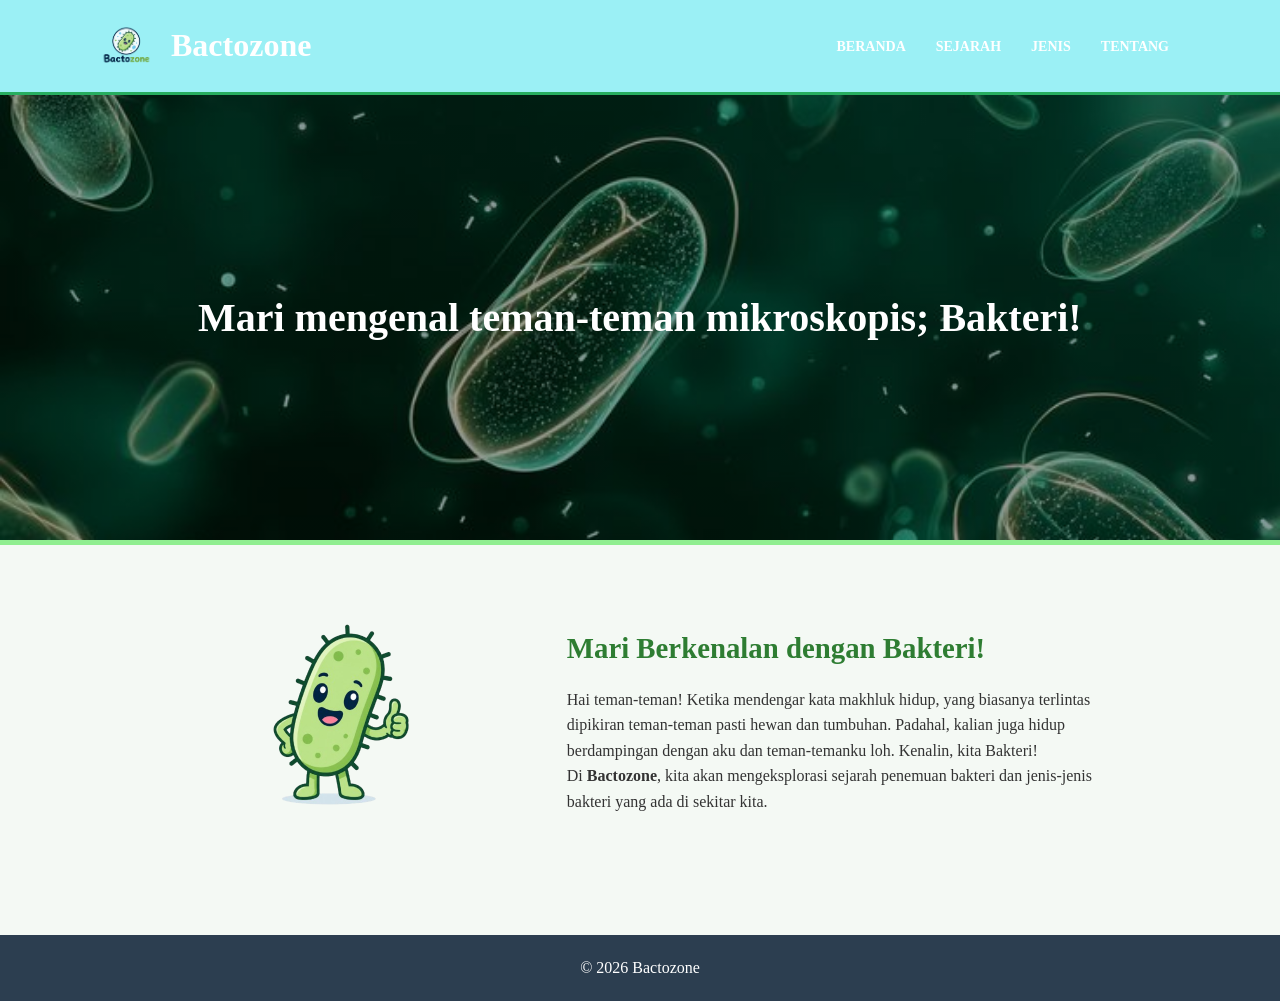
<file: index.html>
<!DOCTYPE html>
<html lang="id">
  <head>
    <meta charset="UTF-8">
    <meta name="viewport" content="width=device-width, initial-scale=1.0">
    <title>Beranda - Bactozone</title>
    <link rel="icon" type="image/png" href="logo.png">
    <link rel="stylesheet" href="styles.css">
</head>
<body>

    <header>
        <div class="container header-content">
            <div class="logo-area">
                <img src="logo.png" alt="Logo Bactozone" class="main-logo"> <img>
                <h1>Bactozone</h1>
            </div>
            <nav>
                <ul>
                 <li><a href="index.html">Beranda</a></li>
                 <li><a href="sejarah.html">Sejarah</a></li>
                 <li><a href="jenis.html">Jenis</a></li>
                 <li><a href="tentang.html">Tentang</a></li>

                </ul>
            </nav>
        </div>
    </header>

    <section class="hero-banner">
    <div class="banner-content">
        <h2>Mari mengenal teman-teman mikroskopis; Bakteri!</h2>
    </div>
    </section>

    <main class="content-grid">
    <div class="maskot-container">
        <img src="maskot.png" alt="Maskot" class="maskot-img">
    </div>

    <div class="penjelasan-singkat">
        <h3>Mari Berkenalan dengan Bakteri!</h3>
        <p>Hai teman-teman! Ketika mendengar kata makhluk hidup, yang biasanya terlintas dipikiran teman-teman pasti hewan dan tumbuhan. Padahal, kalian juga hidup berdampingan dengan aku dan teman-temanku loh. Kenalin, kita Bakteri!</p>
        <p>Di <strong>Bactozone</strong>, kita akan mengeksplorasi sejarah penemuan bakteri dan jenis-jenis bakteri yang ada di sekitar kita.</p>
    </div>
</main>

    <footer>
        <p>&copy; 2026 Bactozone</p>
    </footer>

  <script src="script.js"></script>
</body>
</html>
</file>
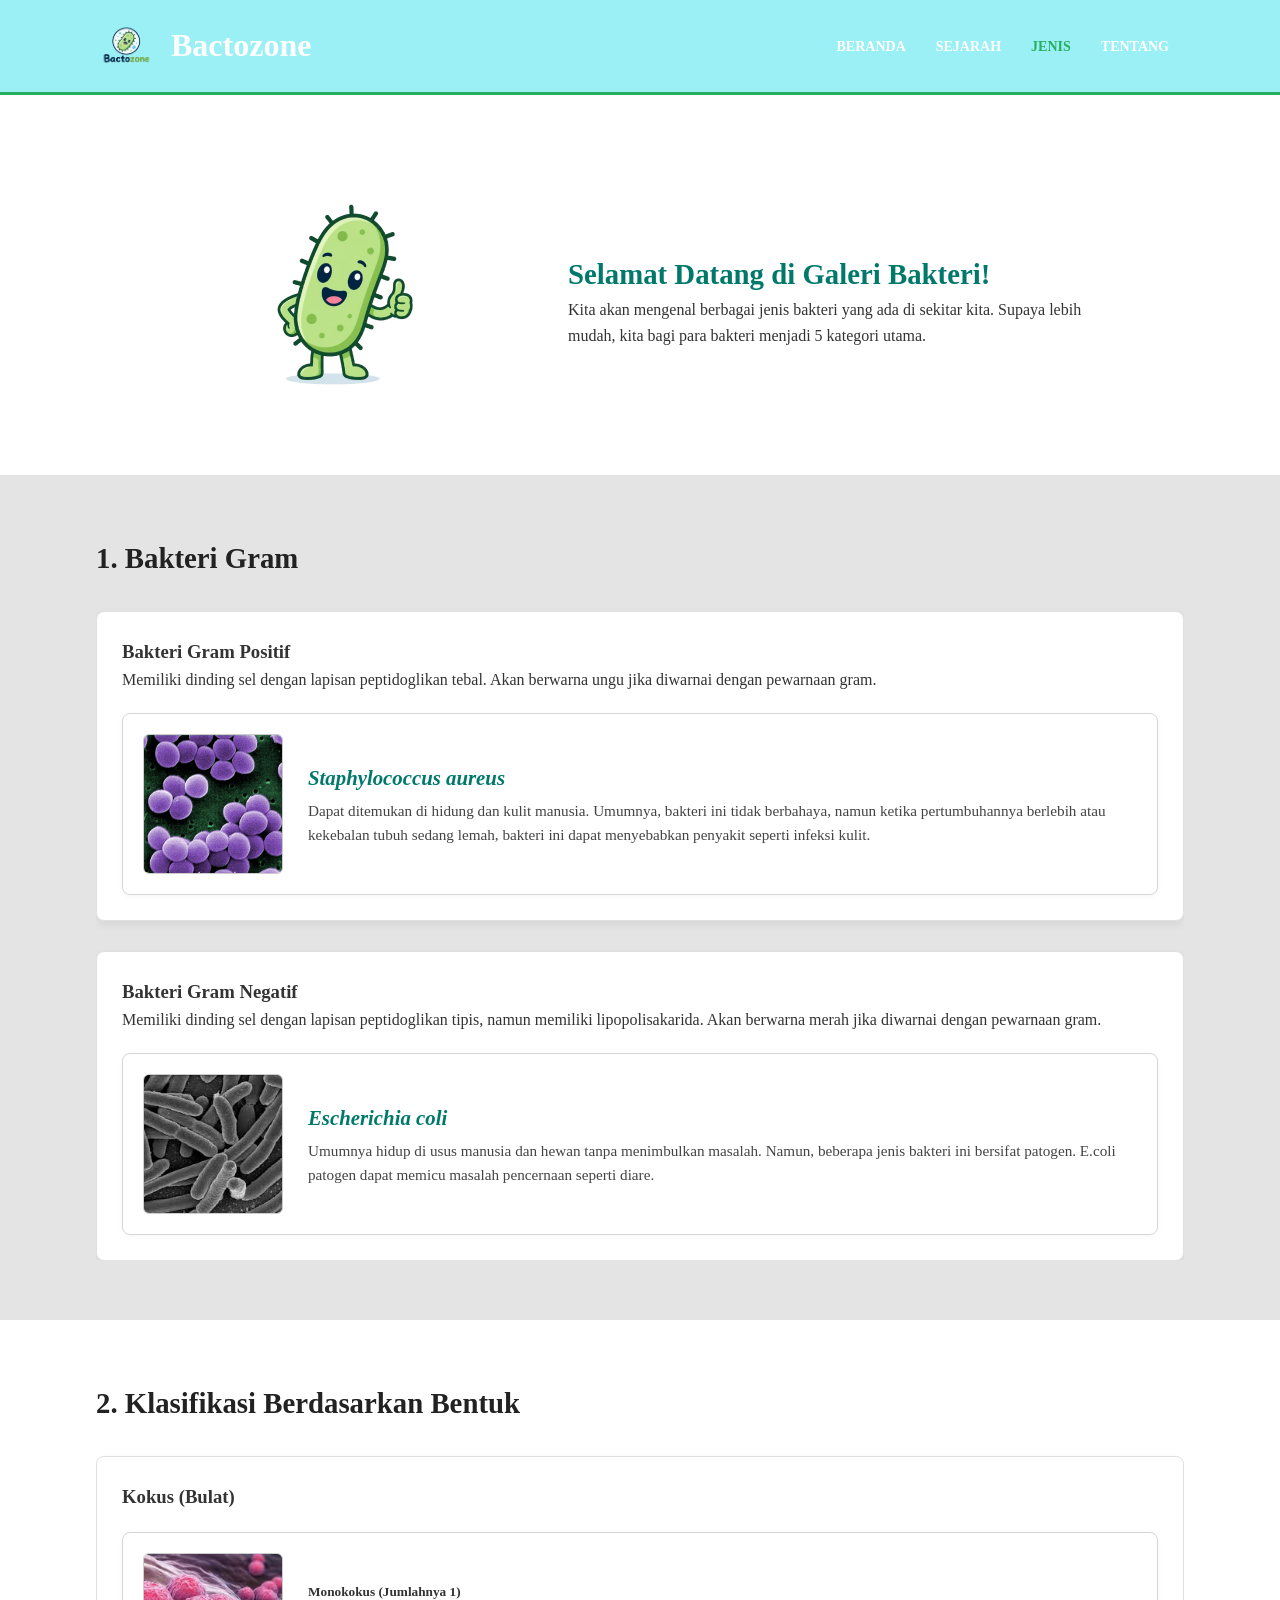
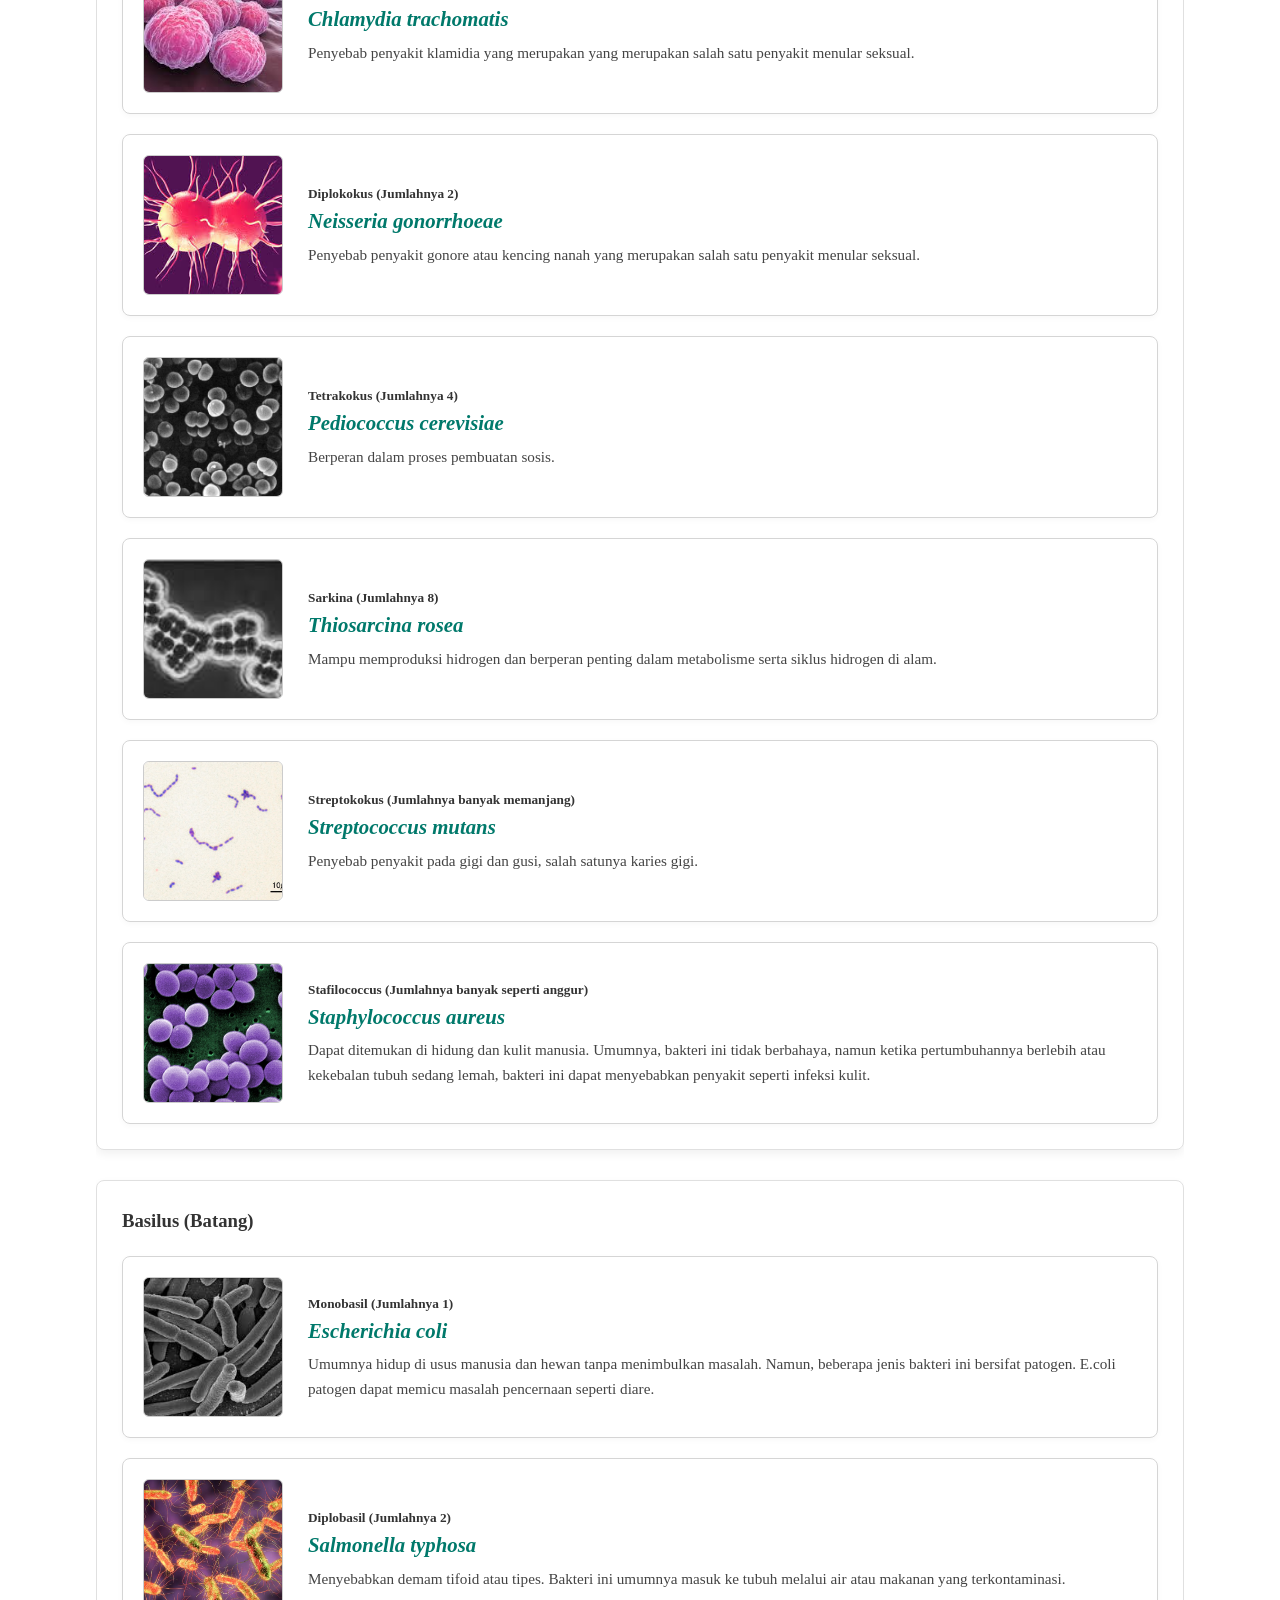
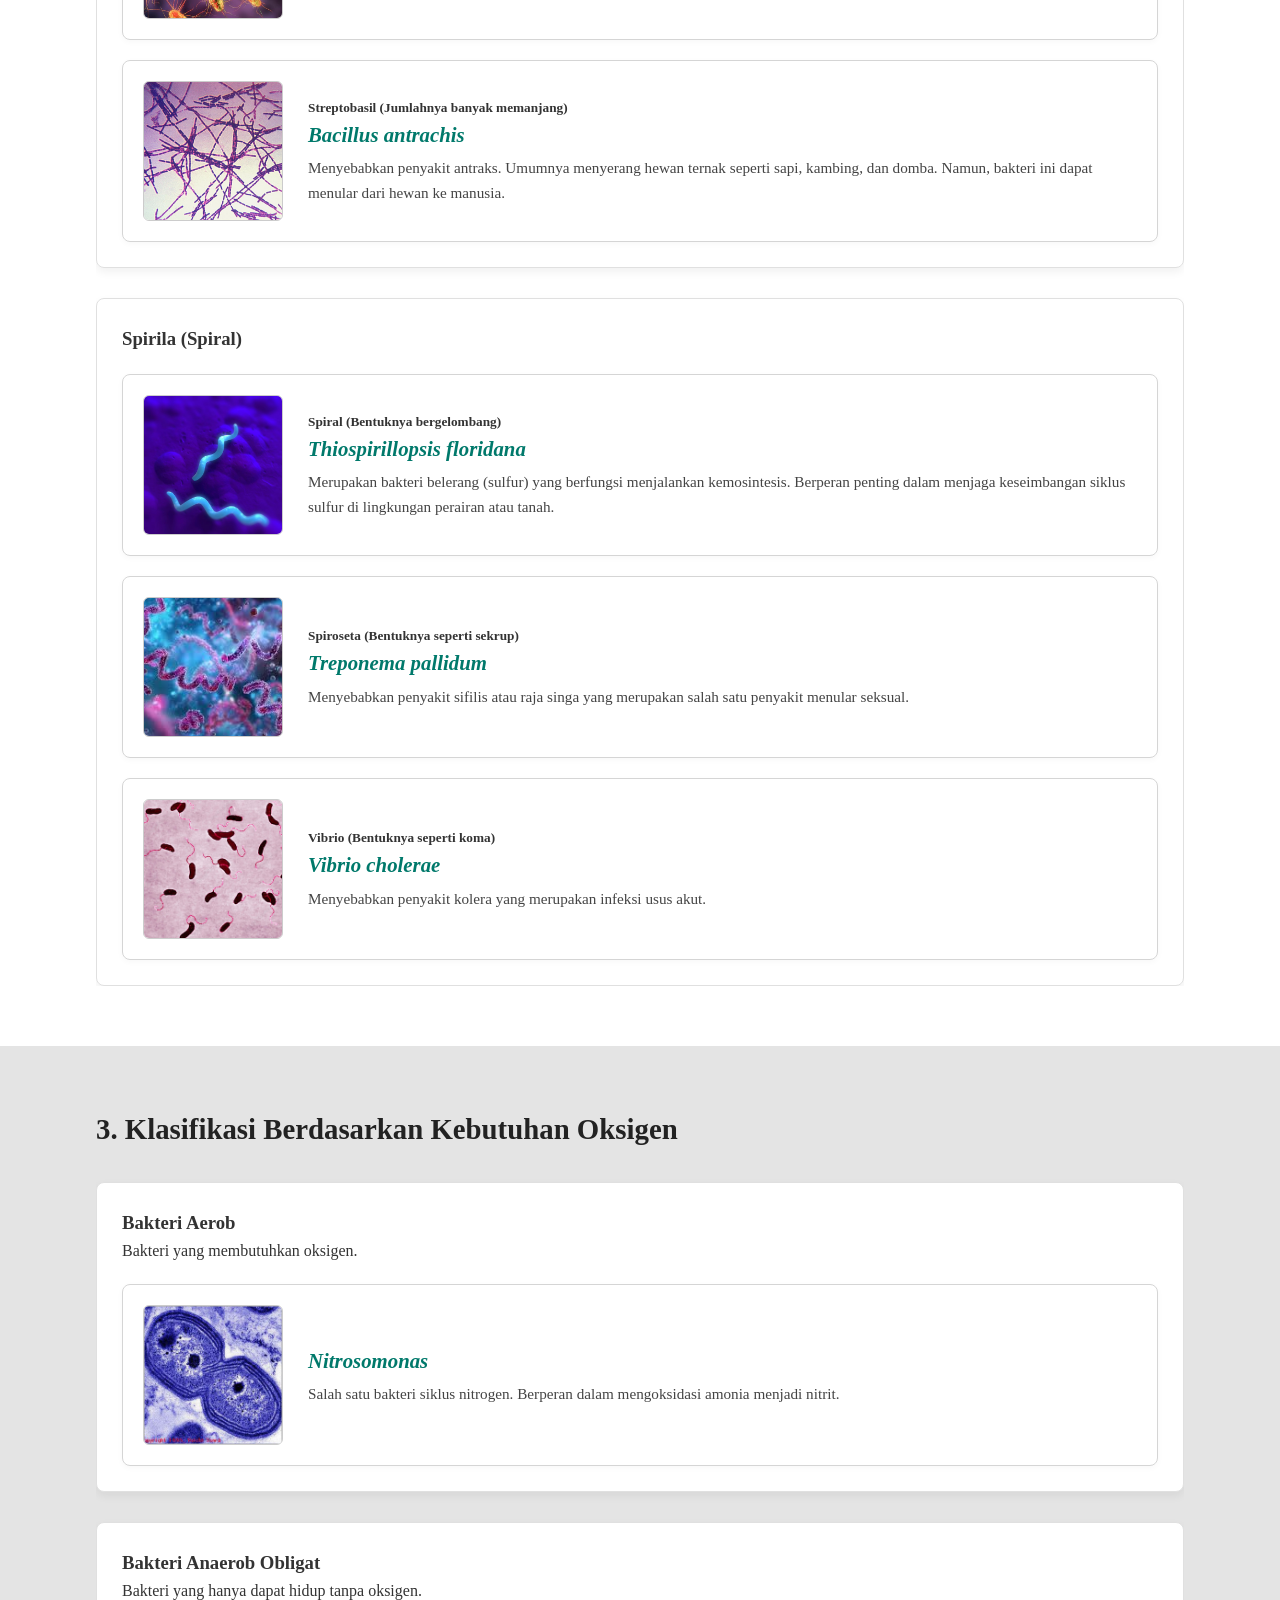
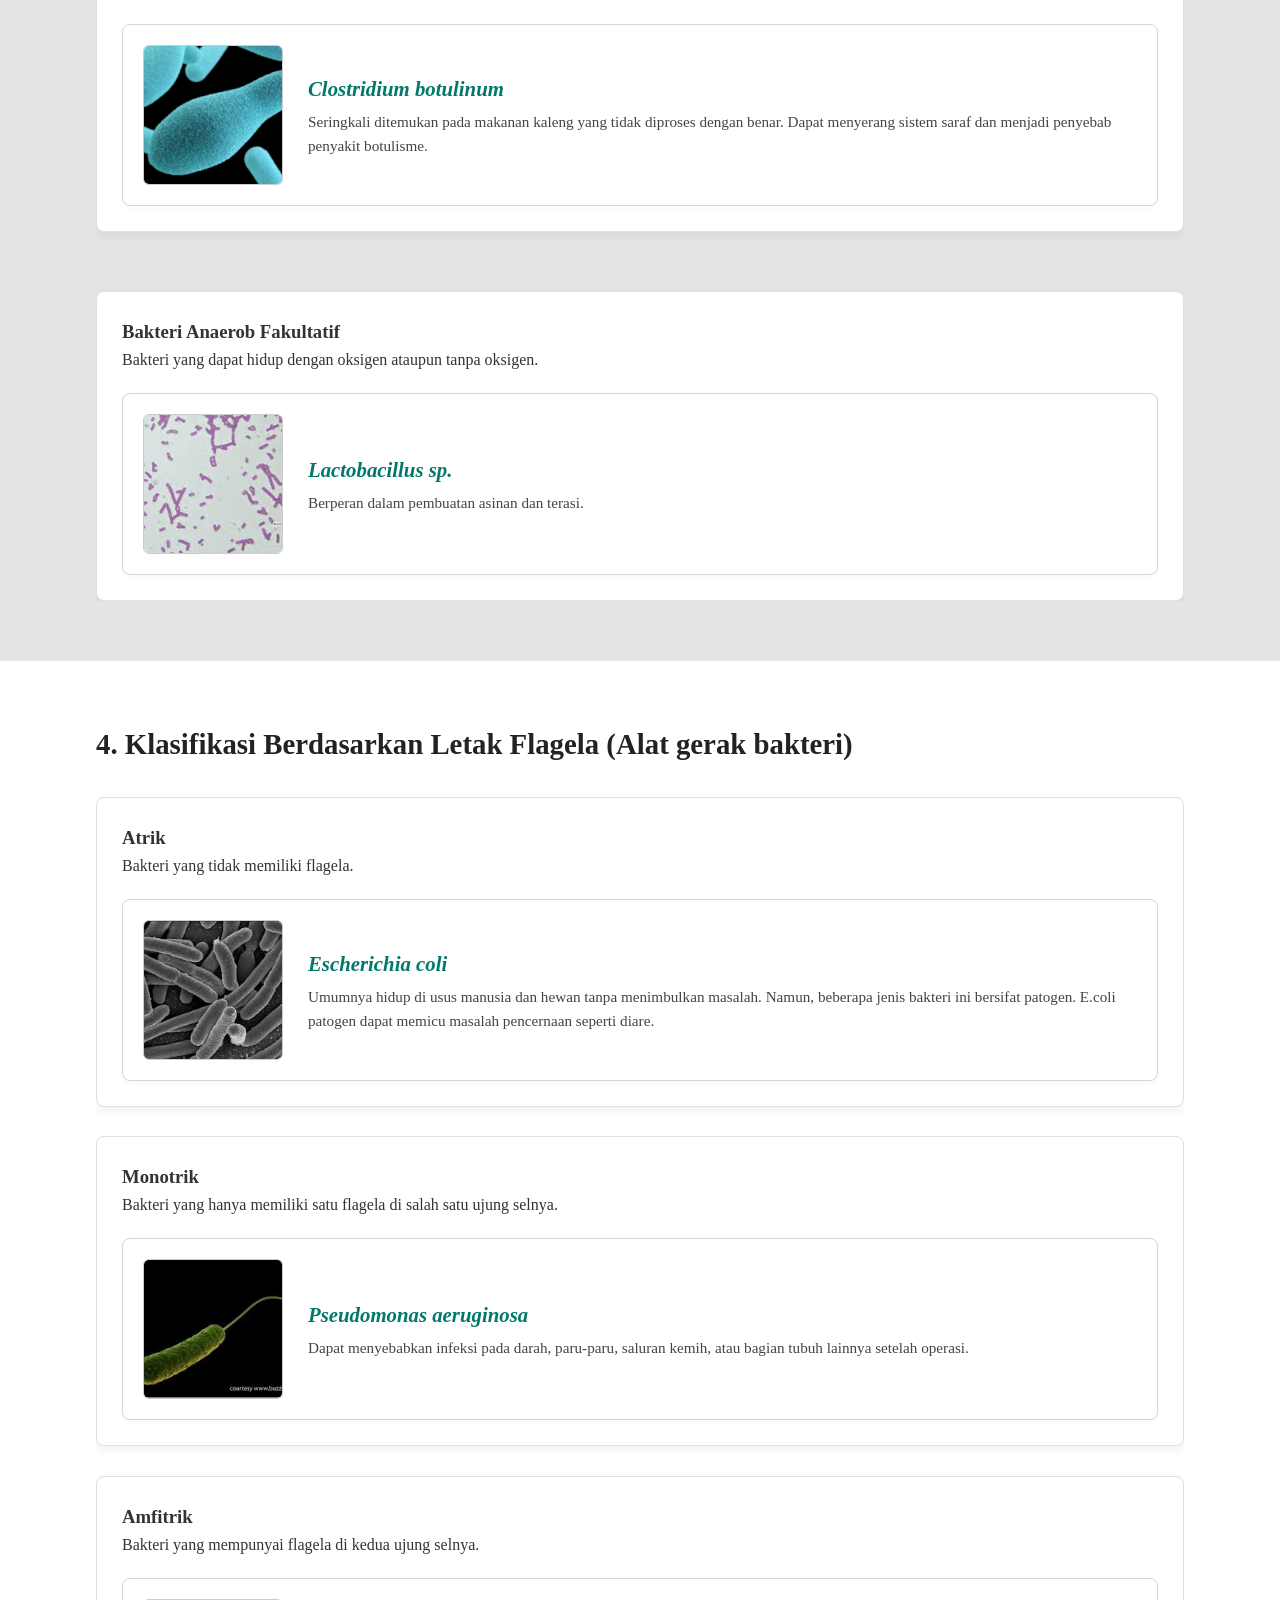
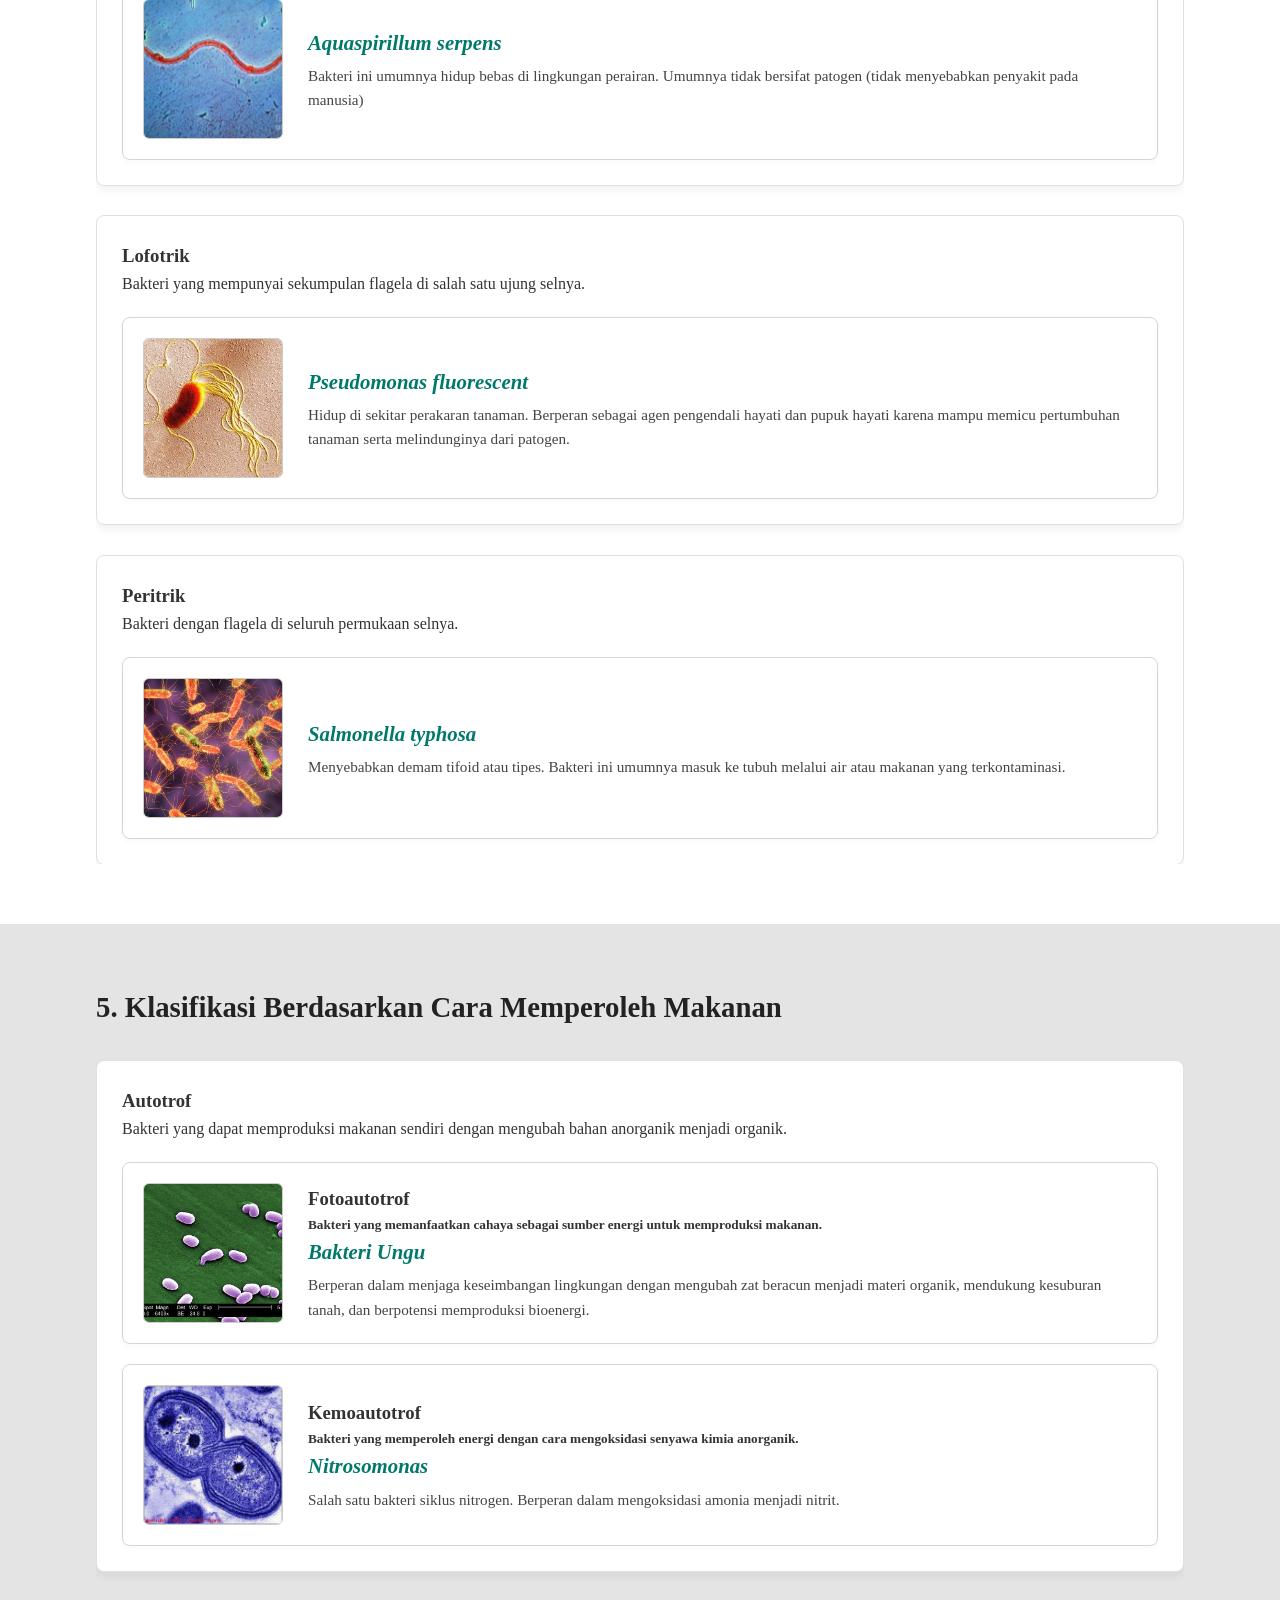
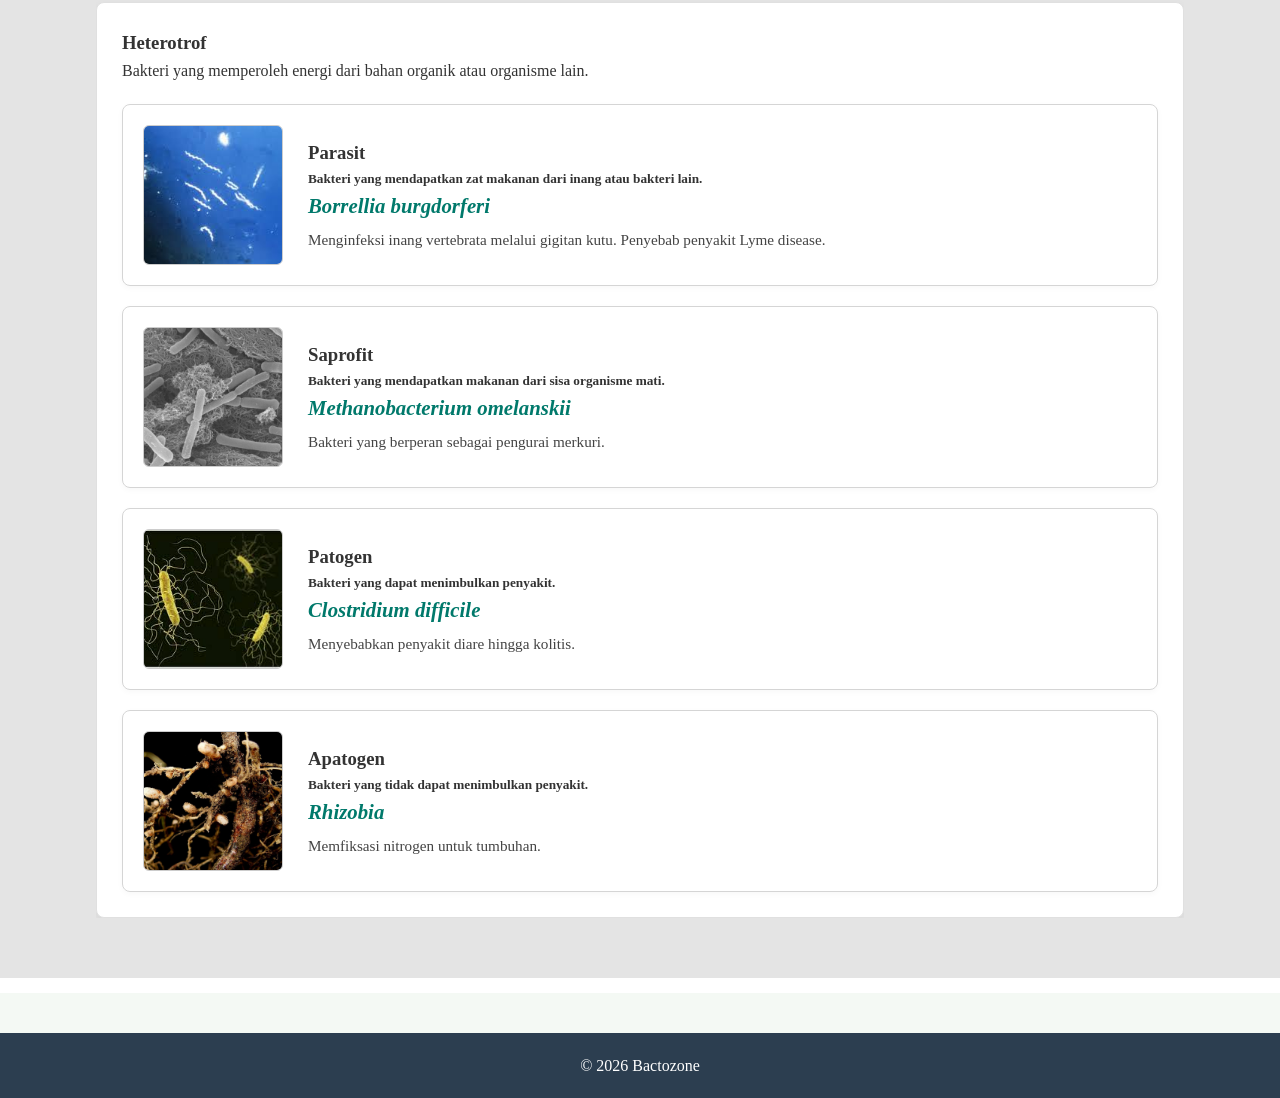
<file: jenis.html>
<!DOCTYPE html>
<html lang="id">
<head>
    <meta charset="UTF-8">
    <meta name="viewport" content="width=device-width, initial-scale=1.0">
    <title>Jenis Bakteri - Bactozone</title>
    <link rel="icon" type="image/png" href="logo.png">
    <link rel="stylesheet" href="styles.css">
</head>
<body>

    <header>
        <div class="container header-content">
            <div class="logo-area">
                <img src="logo.png" alt="Logo" class="main-logo">
                <h1>Bactozone</h1>
            </div>
            <nav>
                <ul>
                    <li><a href="index.html">Beranda</a></li>
                    <li><a href="sejarah.html">Sejarah</a></li>
                    <li><a href="jenis.html" class="active">Jenis</a></li>
                    <li><a href="tentang.html">Tentang</a></li>
                </ul>
            </nav>
        </div>
    </header>

    <section class="section-jenis bg-putih" style="padding: 15px 0 15px 0;">
        <main class="container content-grid" style="margin-top: 15px;">
        <div class="maskot-container">
            <img src="maskot.png" alt="Maskot" class="maskot-img">
        </div>
        <div class="penjelasan-singkat">
            <h2 style="font-family: 'Times new roman', sans-serif; color: #00796b;">Selamat Datang di Galeri Bakteri!</h2>
            <p>Kita akan mengenal berbagai jenis bakteri yang ada di sekitar kita. Supaya lebih mudah, kita bagi para bakteri menjadi 5 kategori utama.</p>
        </div>
    </main>

    <section class="section-jenis bg-abu">
        <div class="container">
            <h2>1. Bakteri Gram</h2>
            
            <div class="sub-section-container">
                <div class="sub-section">
                    <h3>Bakteri Gram Positif</h3>
                    <p>Memiliki dinding sel dengan lapisan peptidoglikan tebal. Akan berwarna ungu jika diwarnai dengan pewarnaan gram.</p>
                    
                    <div class="bakteri-template">
                        <div class="bakteri-img-box">
                            <img src="Staphylococcus_aureus.jpg" alt="Staphylococcus aureus">
                        </div>
                        <div class="bakteri-info">
                            <h4>Staphylococcus aureus</h4>
                            <p>Dapat ditemukan di hidung dan kulit manusia. Umumnya, bakteri ini tidak berbahaya, namun ketika pertumbuhannya berlebih atau kekebalan tubuh sedang lemah, bakteri ini dapat menyebabkan penyakit seperti infeksi kulit.</p>
                        </div>
                    </div>
                </div>

                <div class="sub-section">
                    <h3>Bakteri Gram Negatif</h3>
                    <p>Memiliki dinding sel dengan lapisan peptidoglikan tipis, namun memiliki lipopolisakarida. Akan berwarna merah jika diwarnai dengan pewarnaan gram.<p>
                    
                    <div class="bakteri-template">
                        <div class="bakteri-img-box">
                            <img src="Escherichia_coli.jpeg" alt="Escherichia coli">
                        </div>
                        <div class="bakteri-info">
                            <h4>Escherichia coli</h4>
                            <p>Umumnya hidup di usus manusia dan hewan tanpa menimbulkan masalah. Namun, beberapa jenis bakteri ini bersifat patogen. E.coli patogen dapat memicu masalah pencernaan seperti diare.</p>
                        </div>
                    </div>
                </div>
            </div>
        </div>
    </section>

    <section class="section-jenis bg-putih">
        <div class="container">
            <h2>2. Klasifikasi Berdasarkan Bentuk</h2>
                      
            <div class="sub-section-container">
                
                <div class="sub-section">
                    <h3>Kokus (Bulat)</h3>
                           
                    <div class="bakteri-template">
                        <div class="bakteri-img-box"><img src="Chlamydia_trachomatis.jpeg" alt="Chlamydia trachomatis"></div>
                        <div class="bakteri-info">
                            <h5>Monokokus (Jumlahnya 1)</h5>
                            <h4>Chlamydia trachomatis</h4>
                            <p>Penyebab penyakit klamidia yang merupakan yang merupakan salah satu penyakit menular seksual.</p>
                        </div>
                    </div>
                    
                    <div class="bakteri-template">
                        <div class="bakteri-img-box"><img src="Neisseria_gonorrhoeae.jpeg" alt="Neisseria gonorrhoeae"></div>
                        <div class="bakteri-info">
                            <h5>Diplokokus (Jumlahnya 2)</h5>
                            <h4>Neisseria gonorrhoeae</h4>
                            <p>Penyebab penyakit gonore atau kencing nanah yang merupakan salah satu penyakit menular seksual.</p>
                        </div>
                    </div>

                    <div class="bakteri-template">
                        <div class="bakteri-img-box"><img src="Pediococcus_cerevisiae.jpeg" alt="Pediococcus cerevisiae"></div>
                        <div class="bakteri-info">
                            <h5>Tetrakokus (Jumlahnya 4)</h5>
                            <h4>Pediococcus cerevisiae</h4>
                            <p>Berperan dalam proses pembuatan sosis.</p>
                        </div>
                    </div>

                    <div class="bakteri-template">
                        <div class="bakteri-img-box"><img src="Thiosarcina_rosea.jpeg" alt="Thiosarcina rosea"></div>
                        <div class="bakteri-info">
                            <h5>Sarkina (Jumlahnya 8)</h5>
                            <h4>Thiosarcina rosea</h4>
                            <p>Mampu memproduksi hidrogen dan berperan penting dalam metabolisme serta siklus hidrogen di alam.</p>
                        </div>
                    </div>

                    <div class="bakteri-template">
                        <div class="bakteri-img-box"><img src="Streptococcus_mutans.jpg" alt="Streptococcus mutans"></div>
                        <div class="bakteri-info">
                            <h5>Streptokokus (Jumlahnya banyak memanjang)</h5>
                            <h4>Streptococcus mutans</h4>
                            <p>Penyebab penyakit pada gigi dan gusi, salah satunya karies gigi. </p>
                        </div>
                    </div>

                    <div class="bakteri-template">
                        <div class="bakteri-img-box"><img src="Staphylococcus_aureus.jpg" alt="Staphylococcus aureus"></div>
                        <div class="bakteri-info">
                            <h5>Stafilococcus (Jumlahnya banyak seperti anggur)</h5>
                            <h4>Staphylococcus aureus</h4>
                            <p>Dapat ditemukan di hidung dan kulit manusia. Umumnya, bakteri ini tidak berbahaya, namun ketika pertumbuhannya berlebih atau kekebalan tubuh sedang lemah, bakteri ini dapat menyebabkan penyakit seperti infeksi kulit.</p>
                        </div>
                    </div>
                </div>

                <div class="sub-section">
                    <h3>Basilus (Batang)</h3>
                    
                    <div class="bakteri-template">
                        <div class="bakteri-img-box"><img src="Escherichia_coli.jpeg" alt="Escherichia coli"></div>
                        <div class="bakteri-info">
                            <h5>Monobasil (Jumlahnya 1)
                            <h4>Escherichia coli</h4>
                            <p>Umumnya hidup di usus manusia dan hewan tanpa menimbulkan masalah. Namun, beberapa jenis bakteri ini bersifat patogen. E.coli patogen dapat memicu masalah pencernaan seperti diare.</p>
                        </div>
                    </div>

                    <div class="bakteri-template">
                        <div class="bakteri-img-box"><img src="Salmonella_typhosa.jpg" alt="Salmonella typhosa"></div>
                        <div class="bakteri-info">
                            <h5>Diplobasil (Jumlahnya 2)</h5>
                            <h4>Salmonella typhosa</h4>
                            <p>Menyebabkan demam tifoid atau tipes. Bakteri ini umumnya masuk ke tubuh melalui air atau makanan yang terkontaminasi.</p>
                        </div>
                    </div>

                    <div class="bakteri-template">
                        <div class="bakteri-img-box"><img src="Bacillus_antrachis.jpg" alt="Bacillus antrachis"></div>
                        <div class="bakteri-info">
                            <h5>Streptobasil (Jumlahnya banyak memanjang)</h5>
                            <h4>Bacillus antrachis</h4>
                            <p>Menyebabkan penyakit antraks. Umumnya menyerang hewan ternak seperti sapi, kambing, dan domba. Namun, bakteri ini dapat menular dari hewan ke manusia.</p>
                        </div>
                    </div>
                </div>

                <div class="sub-section">
                    <h3>Spirila (Spiral)</h3>
                    
                    <div class="bakteri-template">
                        <div class="bakteri-img-box"><img src="Thiospirillopsis.jpg" alt="Thiospirillopsis floridana"></div>
                        <div class="bakteri-info">
                            <h5>Spiral (Bentuknya bergelombang)</h5>
                            <h4>Thiospirillopsis floridana</h4>
                            <p>Merupakan bakteri belerang (sulfur) yang berfungsi menjalankan kemosintesis. Berperan penting dalam menjaga keseimbangan siklus sulfur di lingkungan perairan atau tanah.</p>
                        </div>
                    </div>

                    <div class="bakteri-template">
                        <div class="bakteri-img-box"><img src="treponema_pallidum.jpeg" alt="Treponema pallidum"></div>
                        <div class="bakteri-info">
                            <h5>Spiroseta (Bentuknya seperti sekrup)</h5>
                            <h4>Treponema pallidum</h4>
                            <p>Menyebabkan penyakit sifilis atau raja singa yang merupakan salah satu penyakit menular seksual.</p>
                        </div>
                    </div>

                    <div class="bakteri-template">
                        <div class="bakteri-img-box"><img src="Vibrio_cholerae.jpg" alt="Vibrio cholerae"></div>
                        <div class="bakteri-info">
                            <h5>Vibrio (Bentuknya seperti koma)</h5>
                            <h4>Vibrio cholerae</h4>
                            <p>Menyebabkan penyakit kolera yang merupakan infeksi usus akut.</p>
                        </div>
                    </div>
                </div>

            </div>
        </div>
    </section>

    <section class="section-jenis bg-abu">
        <div class="container">
            <h2>3. Klasifikasi Berdasarkan Kebutuhan Oksigen</h2>
            
            <div class="sub-section-container">
                <div class="sub-section">
                    <h3>Bakteri Aerob </h3>
                    <p>Bakteri yang membutuhkan oksigen.</p>
                    <div class="bakteri-template">
                        <div class="bakteri-img-box"><img src="Nitrosomonas.jpg" alt="Nitrosomonas"></div>
                        <div class="bakteri-info">
                            <h4>Nitrosomonas</h4>
                               <p>Salah satu bakteri siklus nitrogen. Berperan dalam mengoksidasi amonia menjadi nitrit.</p>
                        </div>
                    </div>
                </div>
            </div>

             <div class="sub-section-container">
                <div class="sub-section">
                   <h3>Bakteri Anaerob Obligat </h3>
                    <p>Bakteri yang hanya dapat hidup tanpa oksigen.</p>
                    <div class="bakteri-template">
                        <div class="bakteri-img-box"><img src="Clostridium_botulinum.jpg" alt="Clostridium botulinum"></div>
                        <div class="bakteri-info">
                            <h4>Clostridium botulinum</h4>
                            <p>Seringkali ditemukan pada makanan kaleng yang tidak diproses dengan benar. Dapat menyerang sistem saraf dan menjadi penyebab penyakit botulisme.</p>
                        </div>
                    </div>
                </div>

              <div class="sub-section-container">
                <div class="sub-section">
                    <h3>Bakteri Anaerob Fakultatif </h3>
                    <p>Bakteri yang dapat hidup dengan oksigen ataupun tanpa oksigen.</p>
                    <div class="bakteri-template">
                        <div class="bakteri-img-box"><img src="Lactobacillus_sp..jpeg" alt="Lactobacillus sp."></div>
                        <div class="bakteri-info">
                        <h4>Lactobacillus sp.</h4>
                            <p>Berperan dalam pembuatan asinan dan terasi.</p>
                        </div>
                    </div>
                </div>
              </div>
             </div>
        </div>
    </section>
                    
    <section class="section-jenis bg-putih">
        <div class="container">
            <h2>4. Klasifikasi Berdasarkan Letak Flagela (Alat gerak bakteri)</h2>
            
            <div class="sub-section-container">
                
                <div class="sub-section">
                    <h3>Atrik</h3>
                    <p>Bakteri yang tidak memiliki flagela.</p>
                    <div class="bakteri-template">
                        <div class="bakteri-img-box"><img src="Escherichia_coli.jpeg" alt="Escherichia coli"></div>
                        <div class="bakteri-info">
                            <h4>Escherichia coli</h4>
                            <p>Umumnya hidup di usus manusia dan hewan tanpa menimbulkan masalah. Namun, beberapa jenis bakteri ini bersifat patogen. E.coli patogen dapat memicu masalah pencernaan seperti diare.</p>
                        </div>
                    </div>
                </div>

                <div class="sub-section">
                    <h3>Monotrik</h3>
                    <p>Bakteri yang hanya memiliki satu flagela di salah satu ujung selnya.</p>
                    
                    <div class="bakteri-template">
                        <div class="bakteri-img-box"><img src="Pseudomonas_aeruginosa.jpeg" alt="Pseudomonas aeruginosa"></div>
                        <div class="bakteri-info">
                            <h4>Pseudomonas aeruginosa</h4>
                            <p>Dapat menyebabkan infeksi pada darah, paru-paru, saluran kemih, atau bagian tubuh lainnya setelah operasi.</p>
                        </div>
                    </div>
                </div>

                <div class="sub-section">
                    <h3>Amfitrik</h3>
                    <p>Bakteri yang mempunyai flagela di kedua ujung selnya.</p>
                    
                    <div class="bakteri-template">
                        <div class="bakteri-img-box"><img src="Aquaspirillum_serpens.jpg" alt="Aquaspirillum serpens"></div>
                        <div class="bakteri-info">
                            <h4>Aquaspirillum serpens</h4>
                            <p>Bakteri ini umumnya hidup bebas di lingkungan perairan. Umumnya tidak bersifat patogen (tidak menyebabkan penyakit pada manusia)</p>
                        </div>
                    </div>
                </div>

                <div class="sub-section">
                    <h3>Lofotrik</h3>
                    <p>Bakteri yang mempunyai sekumpulan flagela di salah satu ujung selnya.</p>
                    
                    <div class="bakteri-template">
                        <div class="bakteri-img-box"><img src="Pseudomonas_fluorescent.jpeg" alt="Pseudomonas fluorescent"></div>
                        <div class="bakteri-info">
                            <h4>Pseudomonas fluorescent</h4>
                            <p>Hidup di sekitar perakaran tanaman. Berperan sebagai agen pengendali hayati dan pupuk hayati karena mampu memicu pertumbuhan tanaman serta melindunginya dari patogen.</p>
                        </div>
                    </div>
                </div>

                <div class="sub-section">
                    <h3>Peritrik</h3>
                    <p>Bakteri dengan flagela di seluruh permukaan selnya.</p>
                    
                    <div class="bakteri-template">
                        <div class="bakteri-img-box"><img src="Salmonella_typhosa.jpg" alt="Salmonella typhosa"></div>
                        <div class="bakteri-info">
                            <h4>Salmonella typhosa</h4>
                            <p>Menyebabkan demam tifoid atau tipes. Bakteri ini umumnya masuk ke tubuh melalui air atau makanan yang terkontaminasi.</p>
                        </div>
                    </div>
                </div>

            </div>
        </div>
    </section>

    <section class="section-jenis bg-abu">
        <div class="container">
            <h2>5. Klasifikasi Berdasarkan Cara Memperoleh Makanan</h2>
            <div class="sub-section-container">
                
                <div class="sub-section">
                    <h3>Autotrof</h3>
                    <p>Bakteri yang dapat memproduksi makanan sendiri dengan mengubah bahan anorganik menjadi organik.</p>
                    
                    <div class="bakteri-template">
                        <div class="bakteri-img-box"><img src="Bakteri_ungu.jpg" alt="Bakteri Ungu"></div>
                        <div class="bakteri-info">
                            <h3> Fotoautotrof</h3>
                            <h5> Bakteri yang memanfaatkan cahaya sebagai sumber energi untuk memproduksi makanan.</h5>
                            <h4>Bakteri Ungu</h4>
                            <p>Berperan dalam menjaga keseimbangan lingkungan dengan mengubah zat beracun menjadi materi organik, mendukung kesuburan tanah, dan berpotensi memproduksi bioenergi.</p>
                        </div>
                    </div>
                    
                    <div class="bakteri-template">
                        <div class="bakteri-img-box"><img src="Nitrosomonas.jpg" alt="Nitrosomonas"></div>
                        <div class="bakteri-info">
                            <h3> Kemoautotrof </h3>
                            <h5> Bakteri yang memperoleh energi dengan cara mengoksidasi senyawa kimia anorganik.</h5>
                            <h4>Nitrosomonas</h4>
                            <p>Salah satu bakteri siklus nitrogen. Berperan dalam mengoksidasi amonia menjadi nitrit.</p>
                        </div>
                    </div>
                </div>

                <div class="sub-section">
                    <h3>Heterotrof</h3>
                    <p>Bakteri yang memperoleh energi dari bahan organik atau organisme lain.</p>
                    
                    <div class="bakteri-template">
                        <div class="bakteri-img-box"><img src="Borrellia_burgdorferi.jpeg" alt="Borrellia burgdorferi"></div>
                        <div class="bakteri-info">
                            <h3> Parasit</h3>
                            <h5> Bakteri yang mendapatkan zat makanan dari inang atau bakteri lain.</h5>
                            <h4>Borrellia burgdorferi</h4>
                            <p>Menginfeksi inang vertebrata melalui gigitan kutu. Penyebab penyakit Lyme disease.</p>
                        </div>
                    </div>

                    <div class="bakteri-template">
                        <div class="bakteri-img-box"><img src="Methanobacterium_omelanskii.jpg" alt="Methanobacterium omelanskii"></div>
                        <div class="bakteri-info">
                            <h3> Saprofit</h3>
                            <h5> Bakteri yang mendapatkan makanan dari sisa organisme mati.</h5>
                            <h4>Methanobacterium omelanskii</h4>
                            <p>Bakteri yang berperan sebagai pengurai merkuri.</p>
                        </div>
                    </div>

                    <div class="bakteri-template">
                        <div class="bakteri-img-box"><img src="Clostridium_difficile.jpeg" alt="Clostridium difficile"></div>
                        <div class="bakteri-info">
                            <h3> Patogen </h3>
                            <h5> Bakteri yang dapat menimbulkan penyakit.</h5>
                            <h4>Clostridium difficile</h4>
                            <p>Menyebabkan penyakit diare hingga kolitis.</p>
                        </div>
                    </div>

                    <div class="bakteri-template">
                        <div class="bakteri-img-box"><img src="Rhizobia.jpg" alt="Rhizobia"></div>
                        <div class="bakteri-info">
                            <h3> Apatogen </h3>
                            <h5> Bakteri yang tidak dapat menimbulkan penyakit.</h5>
                            <h4>Rhizobia</h4>
                            <p>Memfiksasi nitrogen untuk tumbuhan.</p>
                        </div>
                    </div>
                </div>

            </div>
        </div>
    </section>
  </section>
    <footer>
        <p>&copy; 2026 Bactozone</p>
    </footer>
 <script src="script.js"></script>
</body>
</file>
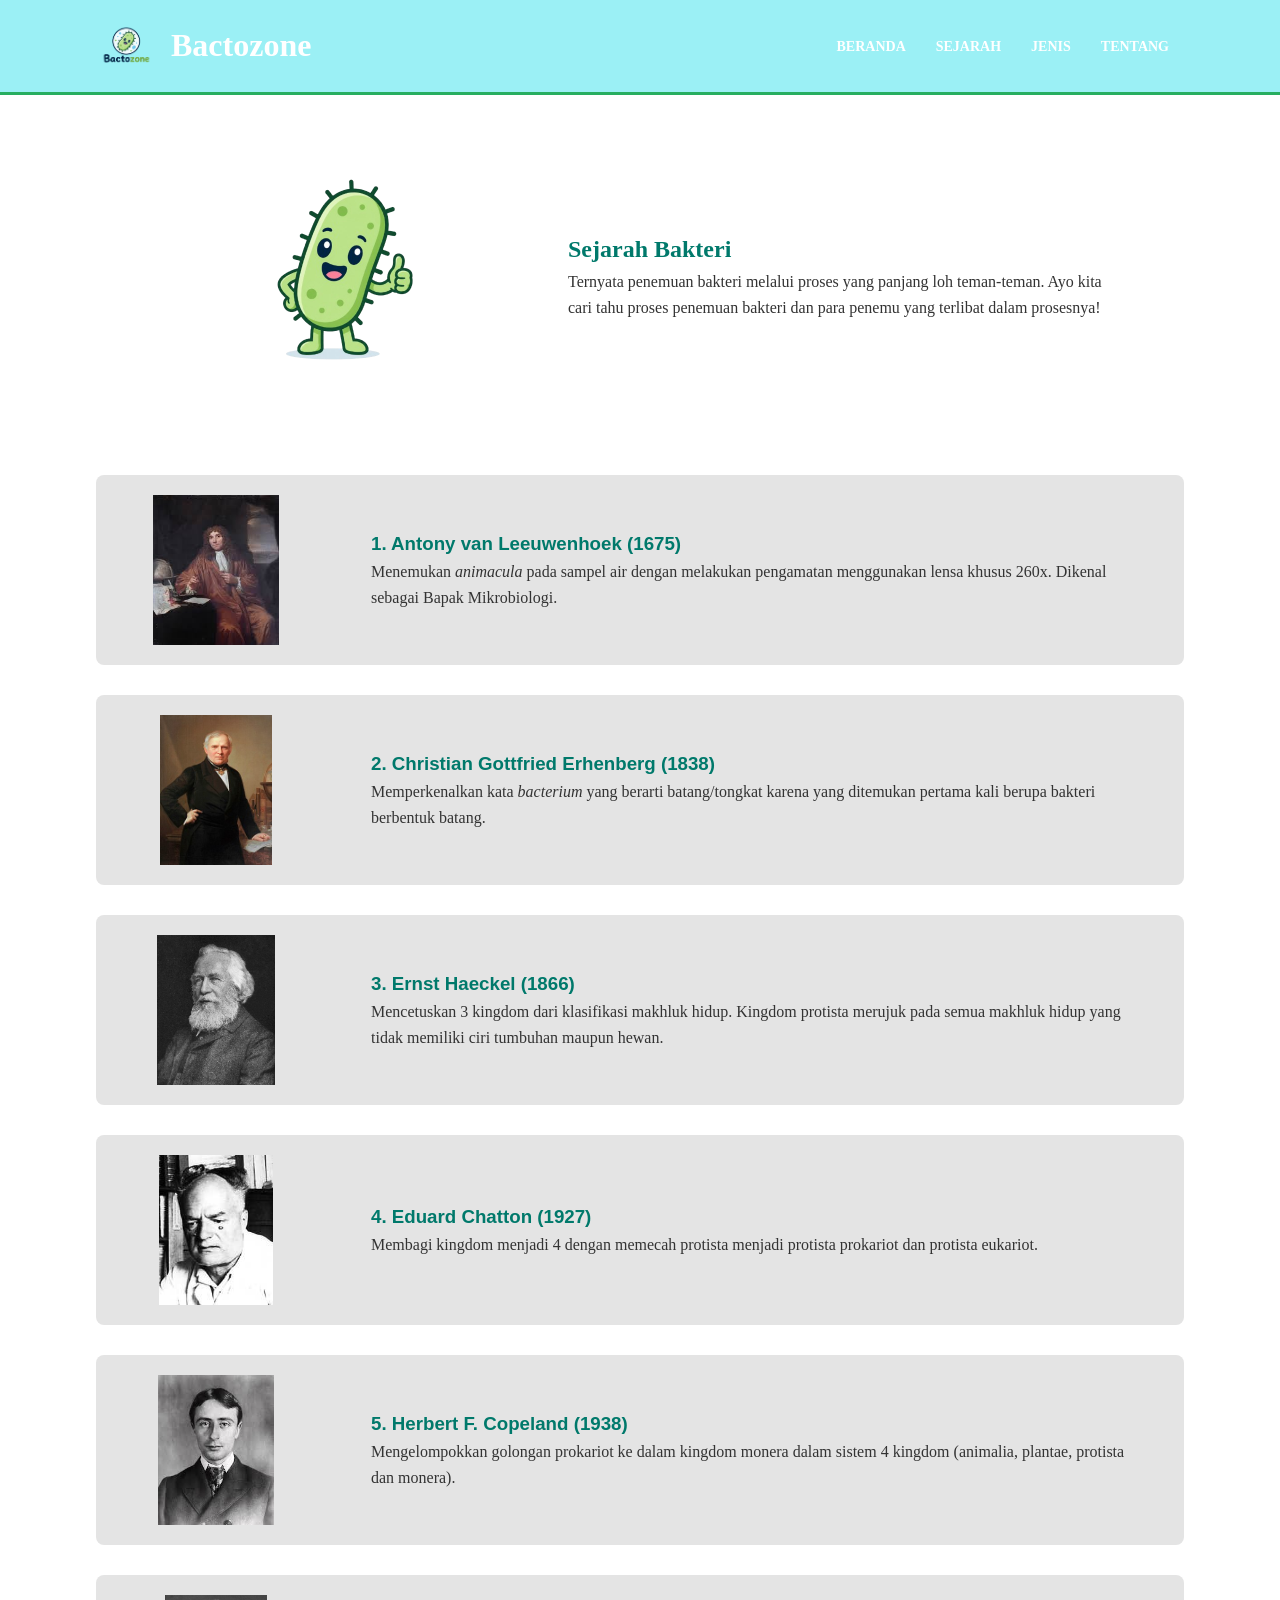
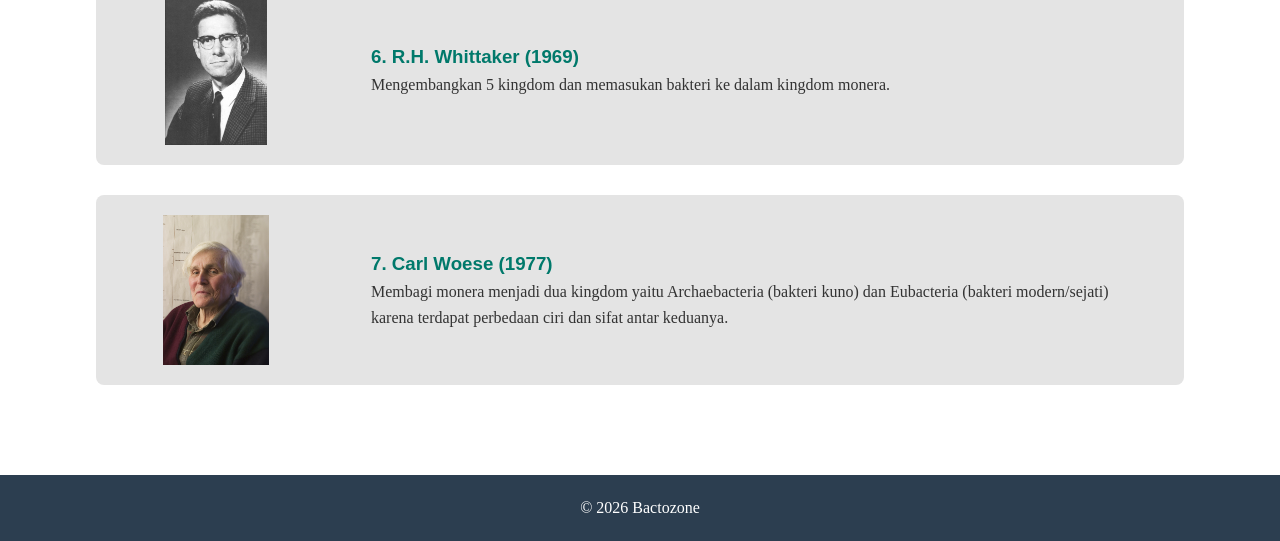
<file: sejarah.html>
<!DOCTYPE html>
<html lang="id">
<head>
    <meta charset="UTF-8">
    <meta name="viewport" content="width=device-width, initial-scale=1.0">
    <title>Sejarah Bakteri - Bactozone</title>
    <link rel="icon" type="image/png" href="logo.png">
    <link rel="stylesheet" href="styles.css">
</head>
<body class="halaman-sejarah" style="background-color: #FFFFFF;">

    <header>
        <div class="container header-content">
            <div class="logo-area">
                <img src="logo.png" alt="Logo" class="main-logo">
                <h1>Bactozone</h1>
            </div>
            <nav>
                <ul>
                    <li><a href="index.html">Beranda</a></li>
                    <li><a href="sejarah.html">Sejarah</a></li>
                    <li><a href="jenis.html">Jenis</a></li>
                    <li><a href="tentang.html">Tentang</a></li>
                </ul>
            </nav>
        </div>
    </header>

    <section style="background-color: #FFFFFF; padding: 5px 0 5px 0;">
        <div class="container content-grid">
            <div class="maskot-container">
                <img src="maskot.png" alt="Maskot" class="maskot-img">
            </div>
            <div class="penjelasan-singkat">
                <h1 style="font-family: 'Times New Roman', sans-serif; color: #00796b;">Sejarah Bakteri</h1>
                <p>Ternyata penemuan bakteri melalui proses yang panjang loh teman-teman. Ayo kita cari tahu proses penemuan bakteri dan para penemu yang terlibat dalam prosesnya!</p>
            </div>
        </div>
    </section>
    
<section class="container scientist-section" style="background-color: #FFFFFF; padding: 20px 0;">
        
        <div class="scientist-card bg-abu" style="display: flex; align-items: center; gap: 25px; margin-bottom: 30px; padding: 20px; border-radius: 8px; box-sizing: border-box;">
            <div class="scientist-img-box" style="width: 150px; height: 150px; flex-shrink: 0; overflow: hidden; border-radius: 6px; background-color: transparent; box-sizing: border-box;">
                <img src="antony.jpeg" alt="Antony van Leeuwenhoek" style="width: 100%; height: 100%; object-fit: contain;" onerror="this.innerHTML='Foto Ilmuwan 1'; this.style.color='#999';">
            </div>
            <div class="scientist-info" style="flex-grow: 1;">
                <h3 style="margin-top: 0; color: #00796b;">1. Antony van Leeuwenhoek (1675)</h3>
                <p style="margin-bottom: 0;">Menemukan <i>animacula</i> pada sampel air dengan melakukan pengamatan menggunakan lensa khusus 260x. Dikenal sebagai Bapak Mikrobiologi.</p>
            </div>
        </div>

        <div class="scientist-card bg-abu" style="display: flex; align-items: center; gap: 25px; margin-bottom: 30px; padding: 20px; border-radius: 8px; box-sizing: border-box;">
            <div class="scientist-img-box" style="width: 150px; height: 150px; flex-shrink: 0; overflow: hidden; border-radius: 6px; background-color: transparent; box-sizing: border-box;">
                <img src="christian.jpg" alt="Christian Gottfried Erhenberg" style="width: 100%; height: 100%; object-fit: contain;">
            </div>
            <div class="scientist-info" style="flex-grow: 1;">
                <h3 style="margin-top: 0; color: #00796b;">2. Christian Gottfried Erhenberg (1838)</h3>
                <p style="margin-bottom: 0;">Memperkenalkan kata <i>bacterium</i> yang berarti batang/tongkat karena yang ditemukan pertama kali berupa bakteri berbentuk batang.</p>
            </div>
        </div>

        <div class="scientist-card bg-abu" style="display: flex; align-items: center; gap: 25px; margin-bottom: 30px; padding: 20px; border-radius: 8px; box-sizing: border-box;">
            <div class="scientist-img-box" style="width: 150px; height: 150px; flex-shrink: 0; overflow: hidden; border-radius: 6px; background-color: transparent; box-sizing: border-box;">
                <img src="ernst.jpg" alt="Ernst Haeckel" style="width: 100%; height: 100%; object-fit: contain;">
            </div>
            <div class="scientist-info" style="flex-grow: 1;">
                <h3 style="margin-top: 0; color: #00796b;">3. Ernst Haeckel (1866)</h3>
                <p style="margin-bottom: 0;">Mencetuskan 3 kingdom dari klasifikasi makhluk hidup. Kingdom protista merujuk pada semua makhluk hidup yang tidak memiliki ciri tumbuhan maupun hewan.</p>
            </div>
        </div>

        <div class="scientist-card bg-abu" style="display: flex; align-items: center; gap: 25px; margin-bottom: 30px; padding: 20px; border-radius: 8px; box-sizing: border-box;">
            <div class="scientist-img-box" style="width: 150px; height: 150px; flex-shrink: 0; overflow: hidden; border-radius: 6px; background-color: transparent; box-sizing: border-box;">
                <img src="eduard.jpg" alt="Eduard Chatton" style="width: 100%; height: 100%; object-fit: contain;">
            </div>
            <div class="scientist-info" style="flex-grow: 1;">
                <h3 style="margin-top: 0; color: #00796b;">4. Eduard Chatton (1927)</h3>
                <p style="margin-bottom: 0;">Membagi kingdom menjadi 4 dengan memecah protista menjadi protista prokariot dan protista eukariot.</p>
            </div>
        </div>

        <div class="scientist-card bg-abu" style="display: flex; align-items: center; gap: 25px; margin-bottom: 30px; padding: 20px; border-radius: 8px; box-sizing: border-box;">
            <div class="scientist-img-box" style="width: 150px; height: 150px; flex-shrink: 0; overflow: hidden; border-radius: 6px; background-color: transparent; box-sizing: border-box;">
                <img src="herbert.jpeg" alt="Herbert F. Copeland" style="width: 100%; height: 100%; object-fit: contain;">
            </div>
            <div class="scientist-info" style="flex-grow: 1;">
                <h3 style="margin-top: 0; color: #00796b;">5. Herbert F. Copeland (1938)</h3>
                <p style="margin-bottom: 0;">Mengelompokkan golongan prokariot ke dalam kingdom monera dalam sistem 4 kingdom (animalia, plantae, protista dan monera).</p>
            </div>
        </div>

        <div class="scientist-card bg-abu" style="display: flex; align-items: center; gap: 25px; margin-bottom: 30px; padding: 20px; border-radius: 8px; box-sizing: border-box;">
            <div class="scientist-img-box" style="width: 150px; height: 150px; flex-shrink: 0; overflow: hidden; border-radius: 6px; background-color: transparent; box-sizing: border-box;">
                <img src="whittaker.jpg" alt="R.H. Whittaker" style="width: 100%; height: 100%; object-fit: contain;">
            </div>
            <div class="scientist-info" style="flex-grow: 1;">
                <h3 style="margin-top: 0; color: #00796b;">6. R.H. Whittaker (1969)</h3>
                <p style="margin-bottom: 0;">Mengembangkan 5 kingdom dan memasukan bakteri ke dalam kingdom monera.</p>
            </div>
        </div>

        <div class="scientist-card bg-abu" style="display: flex; align-items: center; gap: 25px; margin-bottom: 30px; padding: 20px; border-radius: 8px; box-sizing: border-box;">
            <div class="scientist-img-box" style="width: 150px; height: 150px; flex-shrink: 0; overflow: hidden; border-radius: 6px; background-color: transparent; box-sizing: border-box;">
                <img src="carl.jpg" alt="Carl Woese" style="width: 100%; height: 100%; object-fit: contain;">
            </div>
            <div class="scientist-info" style="flex-grow: 1;">
                <h3 style="margin-top: 0; color: #00796b;">7. Carl Woese (1977)</h3>
                <p style="margin-bottom: 0;">Membagi monera menjadi dua kingdom yaitu Archaebacteria (bakteri kuno) dan Eubacteria (bakteri modern/sejati) karena terdapat perbedaan ciri dan sifat antar keduanya.</p>
            </div>
        </div>

    </section>

    <footer>
        <p>&copy; 2026 Bactozone</p>
    </footer>
    
    <script src="script.js"></script>
</body>
</html>
</file>
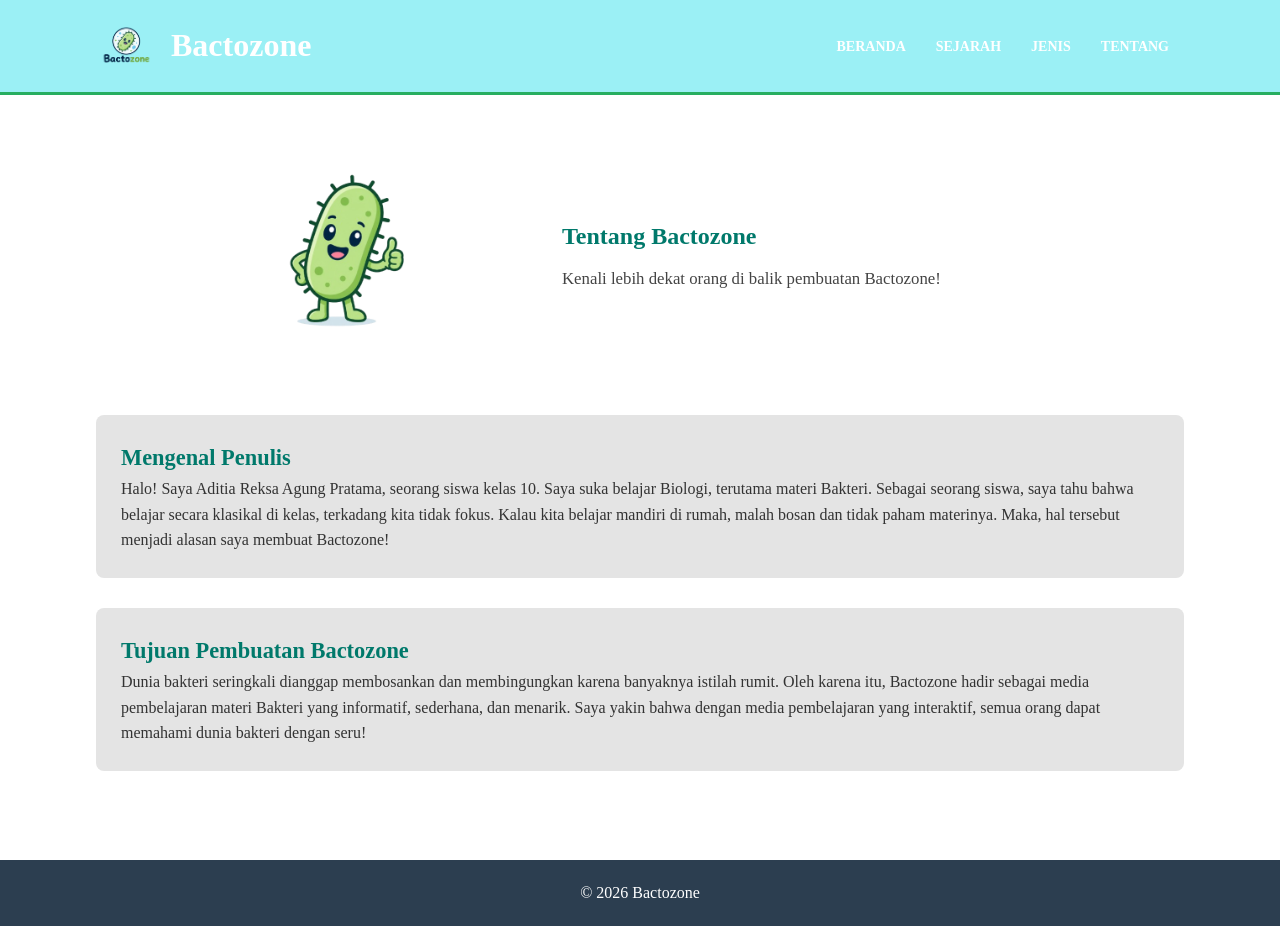
<file: tentang.html>
<!DOCTYPE html>
<html lang="id">
<head>
    <meta charset="UTF-8">
    <meta name="viewport" content="width=device-width, initial-scale=1.0">
    <title>Tentang - Bactozone</title>
    <link rel="icon" type="image/png" href="logo.png">
    <link rel="stylesheet" href="styles.css">
</head>
<body class="halaman-tentang" style="background-color: #FFFFFF;">

    <header>
        <div class="container header-content">
            <div class="logo-area">
                <img src="logo.png" alt="Logo" class="main-logo">
                <h1>Bactozone</h1>
            </div>
            <nav>
                <ul>
                    <li><a href="index.html">Beranda</a></li>
                    <li><a href="sejarah.html">Sejarah</a></li>
                    <li><a href="jenis.html">Jenis</a></li>
                    <li><a href="tentang.html">Tentang</a></li>
                </ul>
            </nav>
        </div>
    </header>

    <section style="background-color: #FFFFFF; padding: 40px 0 20px 0;">
        <div class="container content-grid" style="display: flex; align-items: center; gap: 30px;">
            <div class="maskot-container" style="width: 140px; height: 140px; flex-shrink: 0; display: flex; align-items: center; justify-content: center;">
                <img src="maskot.png" alt="Maskot" style="width: 150%; height: 150%; object-fit: contain;">
            </div>
            <div class="penjelasan-singkat">
                <h1 style="font-family: 'Times New Roman', sans-serif; color: #00796b; margin-top: 0; margin-bottom: 10px;">Tentang Bactozone</h1>
                <p style="margin: 0; color: #444; font-size: 1.05rem; line-height: 1.6;">Kenali lebih dekat orang di balik pembuatan Bactozone!</p>
            </div>
        </div>
    </section>
    
    <section class="container tentang-section" style="background-color: #FFFFFF; padding: 20px 0;">
        
        <div class="tentang-card bg-abu" style="margin-bottom: 30px; padding: 25px; border-radius: 8px; box-sizing: border-box;">
            <div class="tentang-info">
                <h3 style="margin-top: 0; color: #00796b; font-size: 1.4rem;">Mengenal Penulis</h3>
                <p style="margin-bottom: 0; line-height: 1.6; color: #333;">Halo! Saya Aditia Reksa Agung Pratama, seorang siswa kelas 10. Saya suka belajar Biologi, terutama materi Bakteri. Sebagai seorang siswa, saya tahu bahwa belajar secara klasikal di kelas, terkadang kita tidak fokus. Kalau kita belajar mandiri di rumah, malah bosan dan tidak paham materinya. Maka, hal tersebut menjadi alasan saya membuat Bactozone!</p>
            </div>
        </div>

        <div class="tentang-card bg-abu" style="margin-bottom: 30px; padding: 25px; border-radius: 8px; box-sizing: border-box;">
            <div class="tentang-info">
                <h3 style="margin-top: 0; color: #00796b; font-size: 1.4rem;">Tujuan Pembuatan Bactozone</h3>
                <p style="margin-bottom: 0; line-height: 1.6; color: #333;">Dunia bakteri seringkali dianggap membosankan dan membingungkan karena banyaknya istilah rumit. Oleh karena itu, Bactozone hadir sebagai media pembelajaran materi Bakteri yang informatif, sederhana, dan menarik. Saya yakin bahwa dengan media pembelajaran yang interaktif, semua orang dapat memahami dunia bakteri dengan seru!</p>
            </div>
        </div>

    </section>

    <footer>
        <p>&copy; 2026 Bactozone</p>
    </footer>
    
    <script src="script.js"></script>
</body>
</html>
</file>
<file: styles.css>
.fade-item {
    opacity: 0;
    transform: translateY(20px);
    transition: opacity 0.6s ease-out, transform 0.6s ease-out;
    will-change: opacity, transform;
}

/* Kondisi setelah dipicu oleh JavaScript saat di-scroll */
.fade-visible {
    opacity: 1;
    transform: translateY(0);
}

/* Efek transisi tambahan untuk menu Navigasi Bar saat di-hover */
nav a {
    display: inline-block;
    transition: color 0.3s ease, transform 0.2s ease !important;
}

.fade-left-item {
    opacity: 0 !important;
    transform: translateX(-40px) !important;
    transition: opacity 0.8s ease-out, transform 0.8s ease-out !important;
    will-change: opacity, transform;
}
.fade-left-visible {
    opacity: 1 !important;
    transform: translateX(0) !important;
}
/* General Styling */
* {
  margin: 0;
  padding: 0;
  box-sizing: border-box;
  font-family: 'Times', sans-serif;
}

body {
  background-color: #f4f9f4;
  color: #333;
  line-height: 1.6;
}

.container {
  width: 85%;
  margin: auto;
  overflow: hidden;
}

/* Header */
header {
  background: #9BF0F5;
  color: #fff;
  padding: 1rem 0;
  border-bottom: #27ae60 3px solid;
}

.header-content {
  display: flex;
  justify-content: space-between;
  align-items: center;
}

.logo-area {
  display: flex;
  align-items: center;
}

.main-logo {
  width: 60px;       /* Atur lebar logo */
  height: auto;      /* Tinggi otomatis agar proporsional */
  margin-right: 15px; /* Jarak antara logo dan tulisan Bactozone */
}

nav ul {
  display: flex;
  list-style: none;
}

nav ul li {
  padding: 0 15px;
}

nav ul li a {
  color: #fff;
  text-decoration: none;
  text-transform: uppercase;
  font-size: 14px;
  font-weight: bold;
}

nav ul li a:hover, .active {
  color: #27ae60;
}

/* Banner */
.hero-banner {
  height: 450px;
  background-image: linear-gradient(rgba(0,0,0,0.4), rgba(0,0,0,0.4)), url('./ilustrasi.jpeg');
  background-size: cover;
  background-position: center;
  background-repeat: no-repeat;
  display: flex;
  justify-content: center;
  align-items: center;
  text-align: center;
  border-bottom: 5px solid #90EE90; /* Aksen warna sekunder */
}

.banner-content h2 {
  margin: 0;       /* Menghapus jarak luar bawaan */
  padding: 0 20px; /* Memberi sedikit ruang agar teks tidak menyentuh pinggir layar */
  color: white;
  font-size: 2.5rem;
}

/* Container Utama */
.content-grid {
  display: flex !important;
  flex-direction: row !important; /* Paksa menyamping */
  align-items: center;            /* Sejajar vertikal tengah */
  justify-content: center;        /* Kumpul di tengah secara horizontal */
  gap: 40px;                      /* Jarak antara maskot dan teks */
  padding: 50px 5%;               /* Jarak atas-bawah dan samping */
  max-width: 1100px;              /* SUPAYA TIDAK TERLALU LEBAR KE KANAN */
  margin: 0 auto;                 /* Membuat seluruh box ini ada di tengah layar */
}

/* Kotak Maskot (Kiri) */
.maskot-container {
  flex: 1;                        /* Berikan ruang 1 bagian */
  display: flex;
  justify-content: center;        /* Gambar maskot di tengah kotaknya */
}

.maskot-img {
  width: 100%;
  max-width: 250px;               /* Batasi ukuran maskot agar pas */
  height: auto;
}

/* Kotak Teks (Kanan) */
.penjelasan-singkat {
  flex: 1.5;                      /* Berikan ruang sedikit lebih lebar untuk teks */
  text-align: left;               /* Teks rata kiri */
}

.penjelasan-singkat h3 {
  margin-bottom: 15px;
  font-size: 1.8rem;
  color: #2e7d32;                 /* Warna hijau agar lebih segar */
}

.penjelasan-singkat p {
  margin: 0;
  line-height: 1.6;
}

/* Footer */
footer {
  background: #2c3e50;
  color: white;
  text-align: center;
  padding: 20px;
  margin-top: 40px;
}

/* Responsive */
@media (max-width: 768px) {
  .content-grid {
      grid-template-columns: 1fr;
  }
  .header-content {
      flex-direction: column;
  }
  nav ul {
      margin-top: 20px;
  }
}
.scientist-section {
  padding: 20px 0 80px 0;
}

.scientist-card {
  display: flex;
  background: white;
  margin-bottom: 30px;
  border-radius: 15px;
  overflow: hidden;
  box-shadow: 5px 5px 0px var(--sekunder); /* Aksen Hijau */
  border: 2px solid var(--utama); /* Aksen Biru Muda */
  align-items: center;
  background-color: #ffffff;
}

.scientist-img-box {
  flex: 0 0 200px;
  height: 200px;
  background: #f0f0f0;
  display: flex;
  justify-content: center;
  align-items: center;
}

.scientist-img-box img {
  width: 100%;
  height: 100%;
  object-fit: cover;
}

.scientist-info {
  padding: 20px 30px;
}

.scientist-info h3 {
  margin-top: 0;
  color: #2e7d32;
  font-family: 'Verdana', sans-serif;
}

.placeholder-img {
  font-size: 12px;
  color: #999;
}

body.halaman-sejarah {
    background-color: #E4E4E4;
}

.section-jenis {
    width: 100% !important; /* Memaksa kotak memanjang penuh dari kiri ke kanan layar */
    display: block !important;
    padding: 60px 0;
    box-sizing: border-box;
    clear: both;
}

/* Pewarnaan Penuh Sesuai Sketsa Gambar 2 Kamu */
.bg-abu { 
    background-color: #E4E4E4 !important; 
}
.bg-putih { 
    background-color: #FFFFFF !important; 
}

.section-jenis h2 {
    margin-top: 0;
    font-size: 1.8rem;
    color: #222;
}

/* Jarak antar sub-section kotak putih di dalam Section 1 */
.sub-section-container {
    margin-top: 30px;
    display: flex;
    flex-direction: column;
    gap: 30px;
}
.sub-section {
    background: #FFFFFF !important;
    padding: 25px;
    border-radius: 8px;
    box-shadow: 0 4px 10px rgba(0,0,0,0.06);
    border: 1px solid #E0E0E0;
}

/* Desain Kotak Template Bakteri Modern */
.bakteri-template {
    display: flex;
    gap: 25px;
    margin-top: 20px;
    background: #FFFFFF !important;
    border: 1px solid #D5D5D5;
    border-radius: 8px;
    padding: 20px;
    align-items: center;
    box-shadow: 0 2px 6px rgba(0,0,0,0.03);
}
.bakteri-img-box {
    width: 140px;
    height: 140px;
    background: #F0F0F0;
    display: flex;
    align-items: center;
    justify-content: center;
    border-radius: 6px;
    overflow: hidden;
    flex-shrink: 0;
    border: 1px solid #ccc;
}
.bakteri-img-box img {
    width: 100%;
    height: 100%;
    object-fit: cover;
}
.bakteri-info h4 {
    margin: 0 0 5px 0;
    font-size: 1.3rem;
    color: #00796b;
    font-style: italic;
}
.bakteri-info .nama-ilmiah {
    color: #00796b;
    font-weight: 500;
    margin-bottom: 10px;
    display: block;
    font-style: italic;
}
.bakteri-info p {
    margin: 0;
    color: #444;
    font-size: 0.95rem;
}

@media screen and (max-width: 768px) {
    
    /* 1. Perbaikan Navigasi Atas */
    .header-content {
        flex-direction: column;
        gap: 12px;
        text-align: center;
        padding: 10px !important;
    }

    nav ul {
        justify-content: center;
        padding: 0;
        gap: 15px;
    }

    /* 2. Perbaikan Area Maskot & Header Pengantar */
    .content-grid, .hero-container {
        flex-direction: column !important;
        text-align: center;
        gap: 15px;
        padding: 10px !important;
    }

    .maskot-container, .hero-maskot {
        margin: 0 auto;
    }

    /* 3. PERBAIKAN UTAMA HALAMAN JENIS (Mencegah Teks Terpotong) */
    .section-jenis {
        padding: 15px 10px !important;
    }

    .sub-section {
        padding: 15px !important;
        margin-bottom: 20px !important;
    }

    /* Memaksa template bakteri di dalam sub-section menyusun ke bawah, bukan ke samping */
    .bakteri-template {
        flex-direction: column !important; 
        align-items: center !important;
        gap: 15px !important;
        padding: 15px !important;
        width: 100% !important;
        box-sizing: border-box !important;
    }

    /* Wadah foto bakteri diatur di tengah */
    .bakteri-img-box {
        width: 140px !important;
        height: 140px !important;
        margin: 0 auto !important;
        flex-shrink: 0;
    }

    /* Menghilangkan paksaan lebar teks agar bisa mengalir bebas ke bawah */
    .bakteri-info {
        width: 100% !important;
        text-align: center !important;
    }

    .bakteri-info h3 {
        font-size: 1.3rem !important;
        text-align: center !important;
        word-wrap: break-word; /* Mencegah nama ilmiah bakteri yang panjang meluber keluar */
    }

    .bakteri-info p {
        font-size: 0.95rem !important;
        text-align: justify !important; /* Teks bacaan rapi rata kanan-kiri di HP */
        line-height: 1.5 !important;
    }

    /* 4. Perbaikan Halaman Sejarah & Tentang */
    .scientist-card, .tentang-card {
        flex-direction: column !important;
        text-align: center;
        padding: 20px 15px !important;
        width: 100% !important;
        box-sizing: border-box !important;
    }

    .scientist-img-box {
        width: 120px !important;
        height: 120px !important;
        margin: 0 auto 10px auto !important;
    }

    .scientist-info h3, .tentang-info h3 {
        font-size: 1.2rem !important;
        margin-top: 10px;
    }

    .scientist-info p, .tentang-info p {
        font-size: 0.95rem !important;
        text-align: justify !important;
    }
    /* 1. Memaksa susunan kotak bakteri menjadi Atas (Foto) - Bawah (Teks) */
.bakteri-template {
    display: flex !important;
    flex-direction: column !important; /* Membuat susunan vertikal */
    align-items: center !important;    /* Membuat foto otomatis di tengah */
    gap: 20px !important;
    width: 100% !important;
    box-sizing: border-box !important;
}

/* 2. Merapikan wadah foto bakteri agar posisinya pas di tengah */
.bakteri-img-box {
    width: 160px !important;
    height: 160px !important;
    flex-shrink: 0 !important;
    overflow: hidden !important;
    margin: 0 auto !important;
}

/* 3. Membuat teks penjelasan di bawahnya melebar penuh dan rapi */
.bakteri-info {
    width: 100% !important;
    text-align: left !important;
    box-sizing: border-box !important;
}

.bakteri-info h3 {
    margin-top: 0 !important;
    color: #00796b !important;
    font-size: 1.3rem !important;
    margin-bottom: 10px !important;
}

.bakteri-info p {
    margin-bottom: 0 !important;
    line-height: 1.6 !important;
    color: #333 !important;
    text-align: justify !important; /* Membuat paragraf rata kanan-kiri */
}
}
</file>
